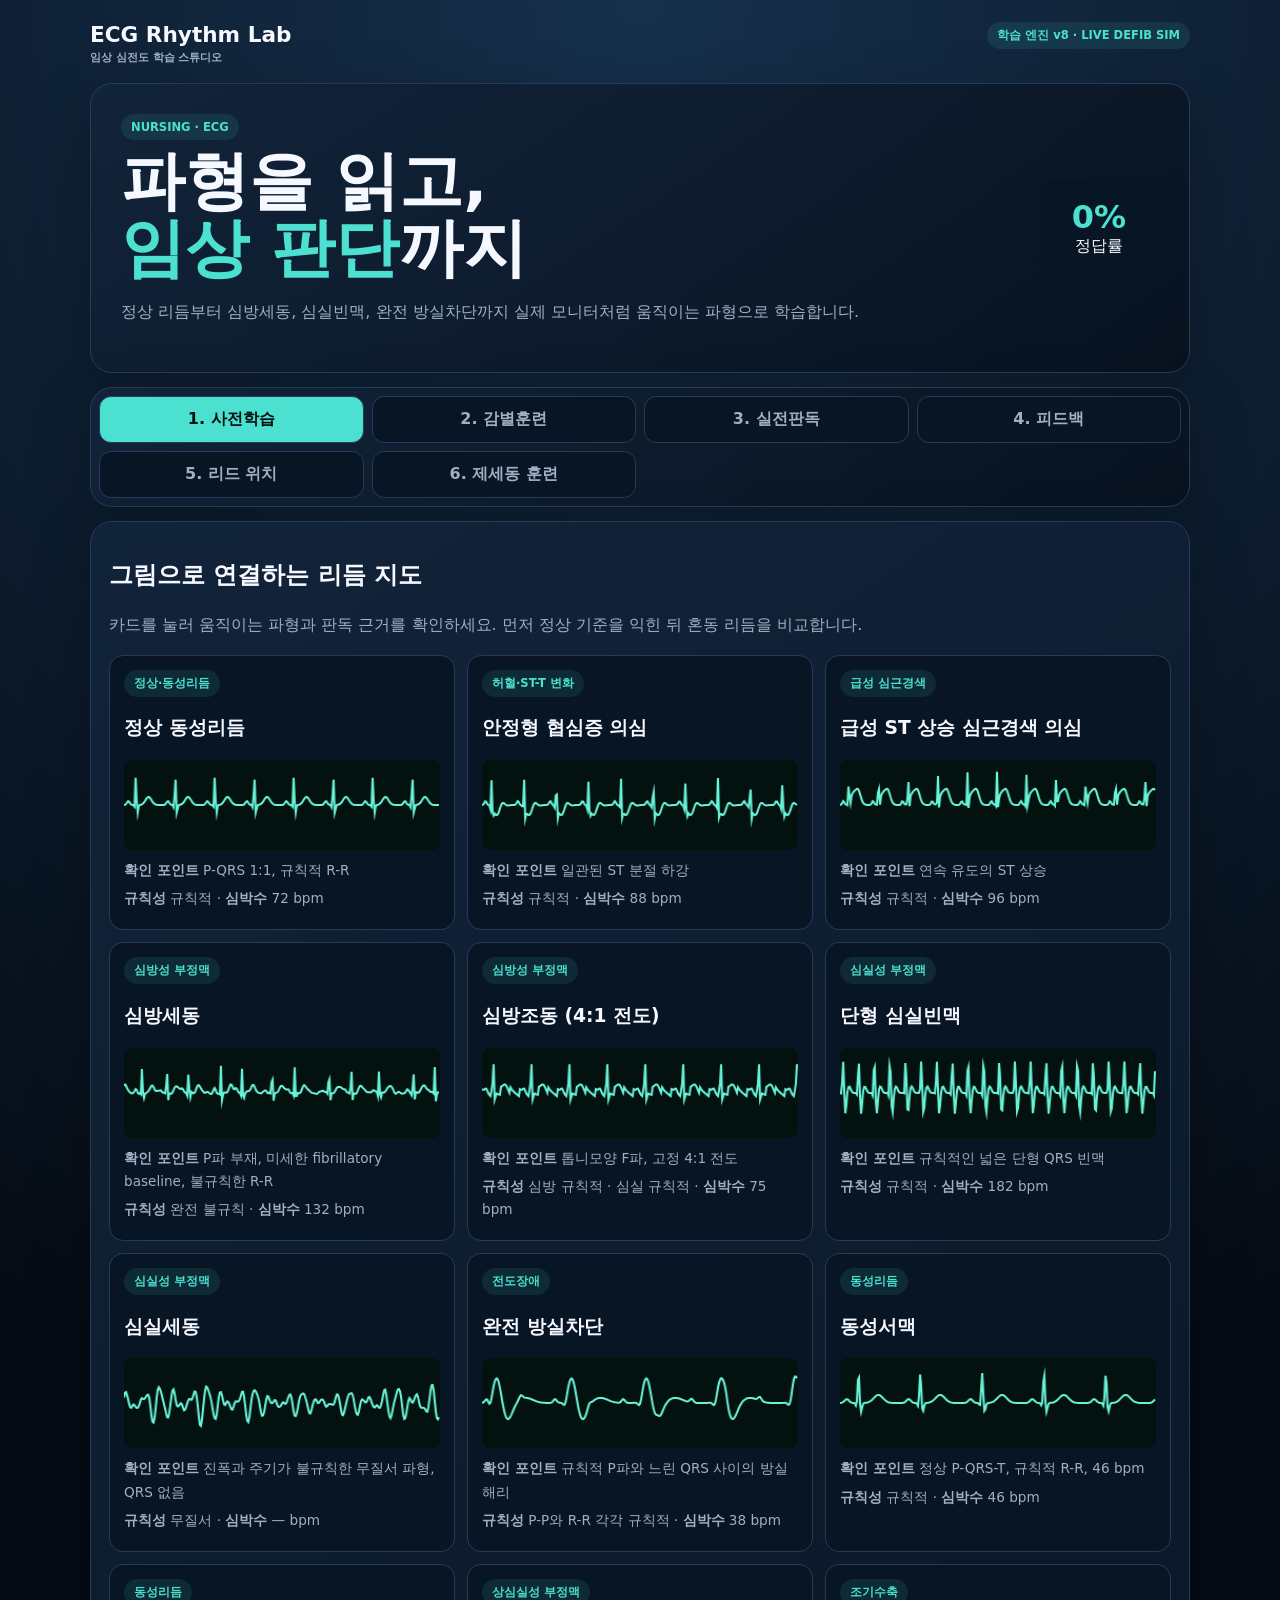
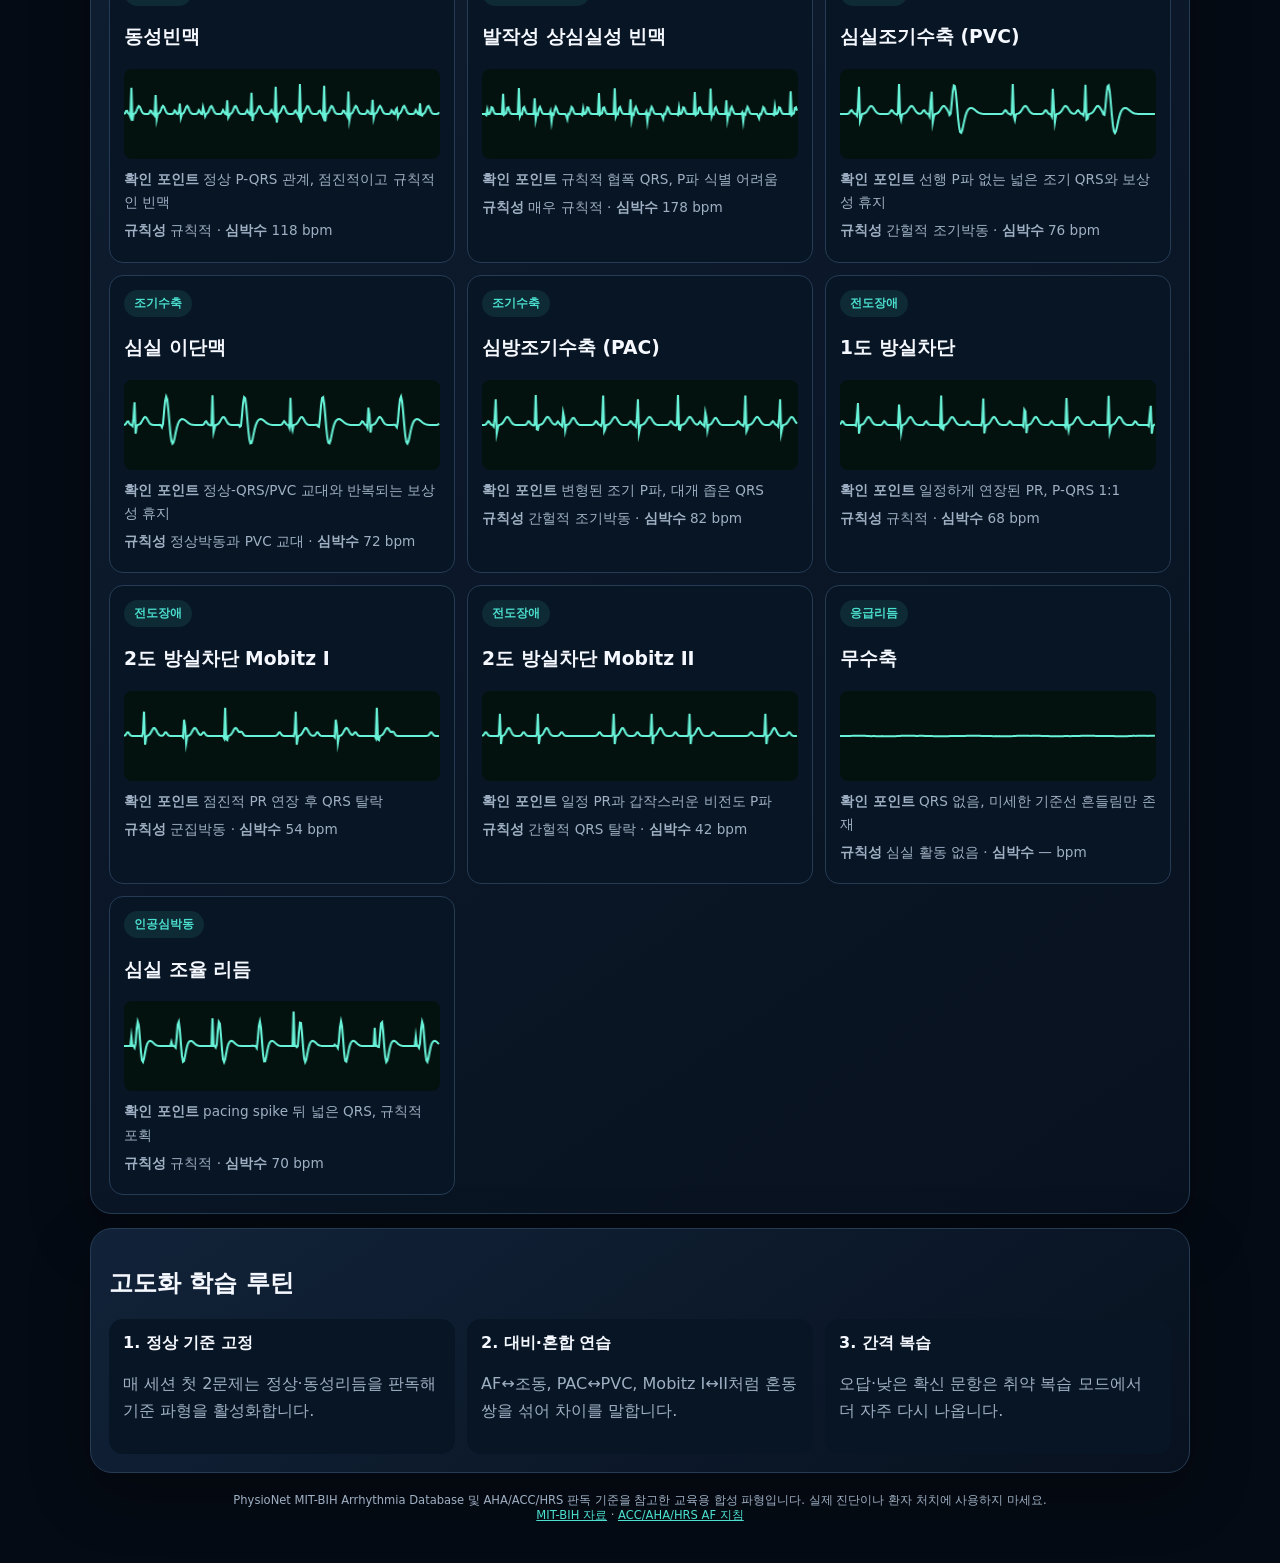
<file: index.html>
<!doctype html>
<html lang="ko">
<head>
  <meta charset="utf-8">
  <meta name="viewport" content="width=device-width,initial-scale=1">
  <meta http-equiv="Cache-Control" content="no-cache, no-store, must-revalidate">
  <meta http-equiv="Pragma" content="no-cache">
  <meta http-equiv="Expires" content="0">
  <meta http-equiv="refresh" content="0; url=./docs/?v=7">
  <title>ECG Rhythm Lab</title>
</head>
<body>
  <p><a href="./docs/?v=7">최신 ECG Rhythm Lab을 여는 중입니다.</a></p>
  <script>
    if ('serviceWorker' in navigator) navigator.serviceWorker.getRegistrations().then(items=>items.forEach(item=>item.unregister()));
    location.replace('./docs/?v=7');
  </script>
</body>
</html>
</file>
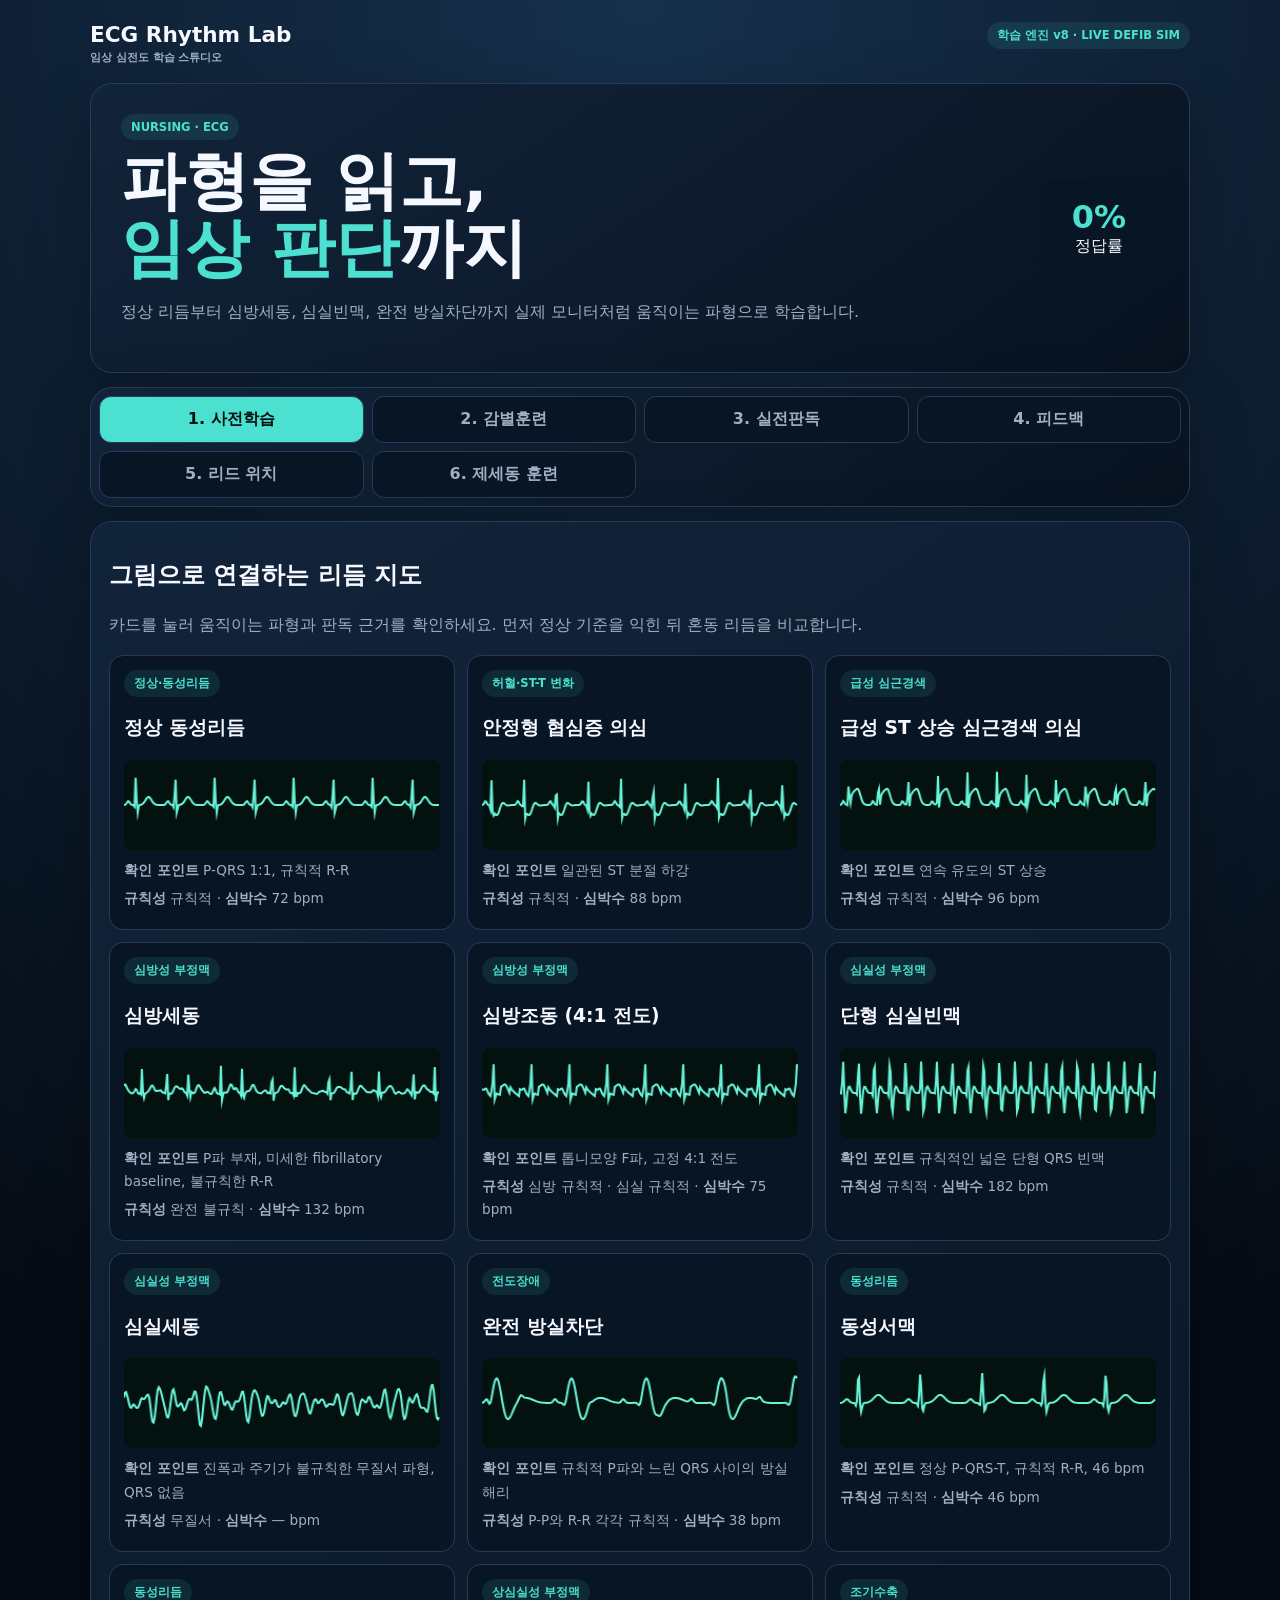
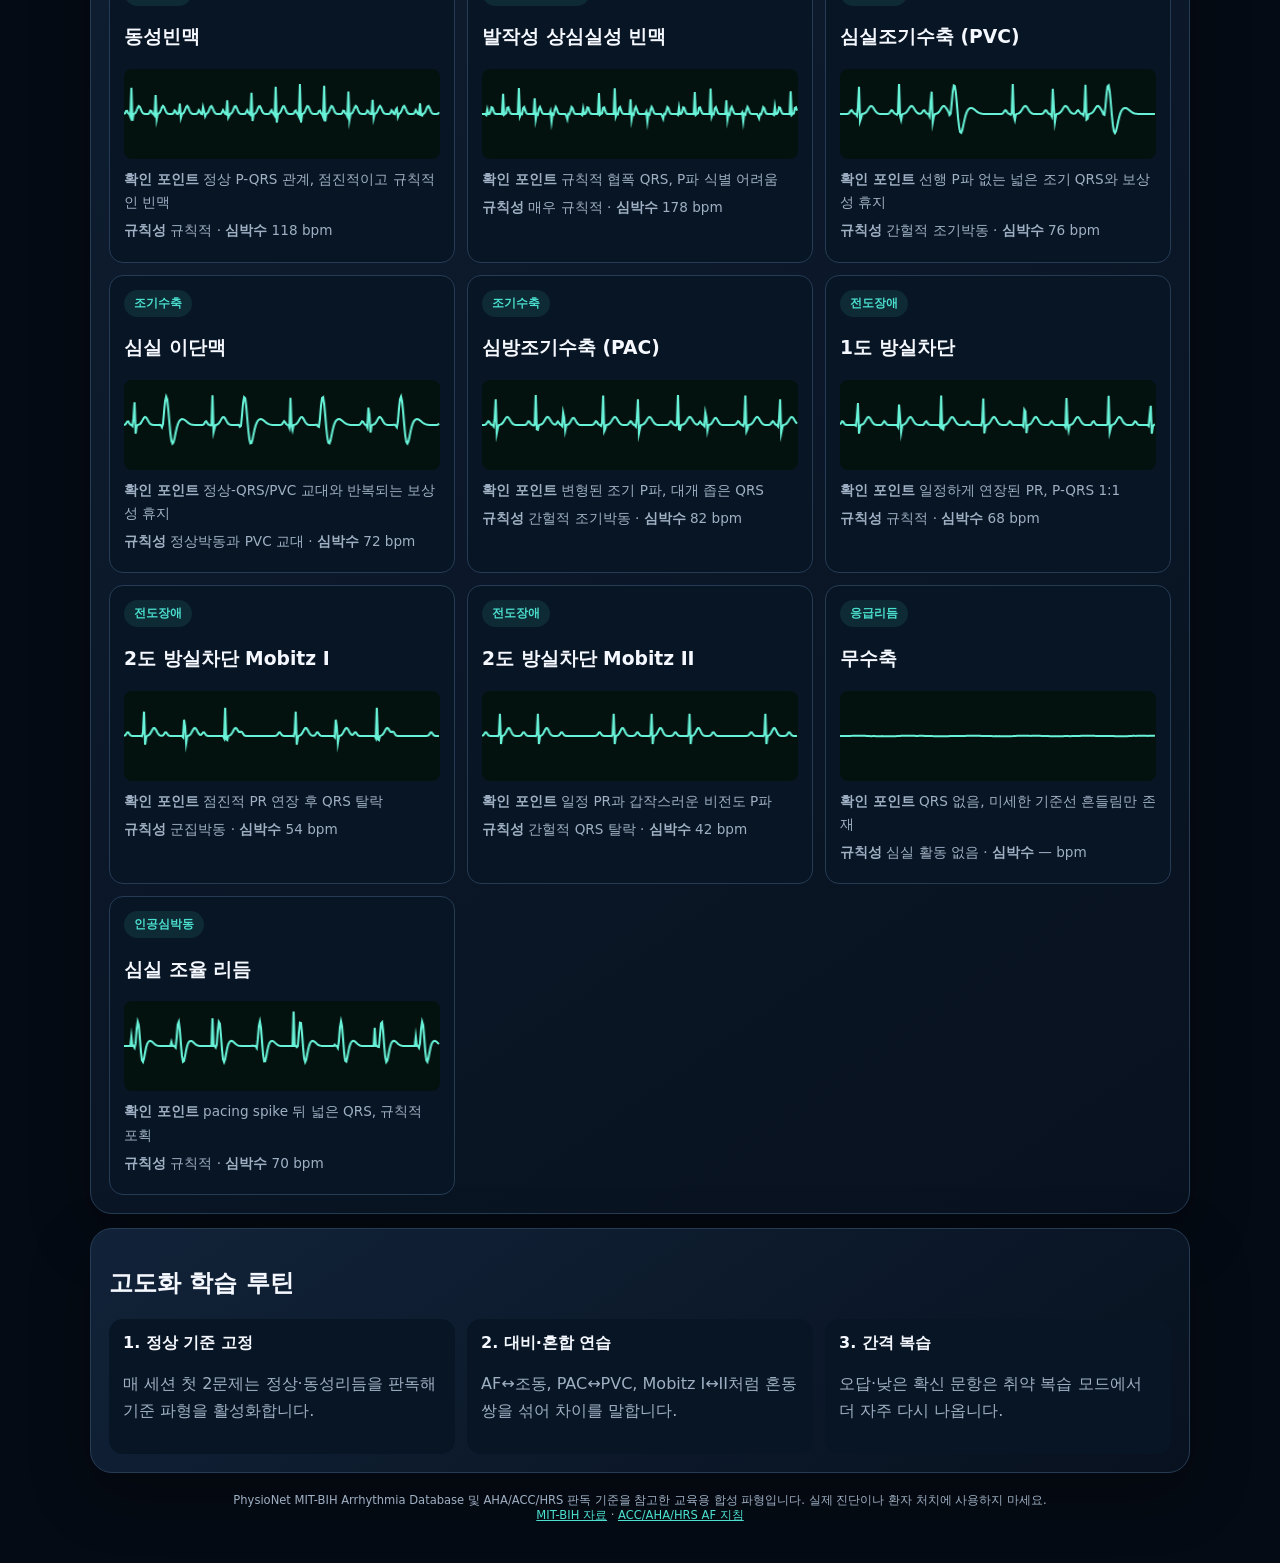
<file: docs/index.html>
<!doctype html>
<html lang="ko">
<head>
  <meta charset="utf-8">
  <meta name="viewport" content="width=device-width,initial-scale=1">
  <meta name="theme-color" content="#07111f">
  <meta http-equiv="Cache-Control" content="no-cache, no-store, must-revalidate">
  <meta http-equiv="Pragma" content="no-cache">
  <meta http-equiv="Expires" content="0">
  <title>ECG Rhythm Lab</title>
  <style>
    :root{--bg:#050b14;--panel:#102033;--line:#263c55;--text:#f5f8ff;--muted:#9fb0c4;--mint:#4be0cf;--red:#ff748d}
    *{box-sizing:border-box}body{margin:0;background:radial-gradient(circle at top,#16304c,#050b14 45%);color:var(--text);font-family:system-ui,-apple-system,"Segoe UI",sans-serif}.wrap{width:min(1100px,calc(100% - 24px));margin:auto;padding:22px 0 40px}.top,.head{display:flex;justify-content:space-between;align-items:flex-start;gap:12px}.brand{font-size:1.35rem;font-weight:900}.brand small{display:block;color:var(--muted);font-size:.68rem;margin-top:4px}.card{background:linear-gradient(145deg,rgba(18,36,58,.96),rgba(8,18,31,.96));border:1px solid var(--line);border-radius:22px;box-shadow:0 22px 60px rgba(0,0,0,.25)}.hero{margin-top:18px;padding:30px;display:flex;justify-content:space-between;gap:20px;align-items:center}.hero h1{font-size:clamp(2rem,5vw,4rem);line-height:1.05;margin:8px 0}.hero em{font-style:normal;color:var(--mint)}.hero p{color:var(--muted);line-height:1.7}.score{min-width:120px;text-align:center;padding:20px;border-radius:18px;background:#081524}.score strong{display:block;font-size:2rem;color:var(--mint)}.stage-nav{display:grid;grid-template-columns:repeat(4,1fr);gap:8px;margin-top:14px;padding:8px}.stage-nav button{background:#081524;color:var(--muted);border:1px solid var(--line)}.stage-nav button.active{background:var(--mint);color:#04120f}.stage-panel{display:none;margin-top:14px}.stage-panel.show{display:block}.controls{margin-top:14px;padding:14px;display:grid;grid-template-columns:repeat(4,minmax(130px,1fr)) auto;gap:10px}select,button,input{font:inherit;border-radius:12px;padding:12px}select,input{background:#081524;color:var(--text);border:1px solid var(--line)}button{border:0;background:var(--mint);font-weight:900;cursor:pointer}.grid{display:grid;grid-template-columns:1.45fr .75fr;gap:14px;margin-top:14px}.monitor,.quiz,.explain,.learning,.prelearn,.feedback-panel{padding:18px}.tag{display:inline-block;padding:6px 10px;border-radius:999px;background:rgba(75,224,207,.1);color:var(--mint);font-size:.72rem;font-weight:800}.meta{display:flex;gap:14px;flex-wrap:wrap;color:var(--muted);font-size:.75rem;margin-top:10px}.hr{color:var(--mint);font-size:2rem;font-weight:900}.screen{position:relative;margin-top:14px;height:280px;background:#04120f;border-radius:15px;overflow:hidden;border:1px solid rgba(75,224,207,.18)}canvas{display:block;width:100%;height:100%}.sweep{position:absolute;top:0;bottom:0;width:56px;pointer-events:none;background:linear-gradient(90deg,transparent,rgba(104,243,216,.08),rgba(104,243,216,.24));transform:translateX(-100%)}.question{font-size:1.25rem;line-height:1.45}.opts{display:grid;gap:9px}.opt{background:#081524;color:var(--text);border:1px solid var(--line);text-align:left}.opt.correct{border-color:var(--mint);background:rgba(75,224,207,.1)}.opt.wrong{border-color:var(--red);background:rgba(255,116,141,.1)}.feedback{margin-top:12px;color:var(--muted)}details{margin:10px 0;padding:10px;border:1px solid var(--line);border-radius:12px;color:var(--muted)}summary{cursor:pointer;color:var(--mint);font-weight:800}.confidence{display:none;gap:6px;margin-top:12px}.confidence.show{display:grid;grid-template-columns:repeat(3,1fr)}.confidence button{padding:8px;background:#172b40;color:var(--text)}.exam-entry{display:none;gap:8px}.exam-entry.show{display:grid}.rhythm-cards{display:grid;grid-template-columns:repeat(3,1fr);gap:12px}.rhythm-card{padding:14px;background:#081524;border:1px solid var(--line);border-radius:14px;cursor:pointer}.rhythm-card:hover{border-color:var(--mint)}.rhythm-card canvas{height:90px;background:#04120f;border-radius:8px;margin:9px 0}.rhythm-card p{margin:5px 0;color:var(--muted);font-size:.85rem}.feedback-list{display:grid;gap:8px}.feedback-row{display:grid;grid-template-columns:1fr 2fr auto;gap:10px;padding:10px;background:#081524;border-radius:10px}.bar{height:8px;background:#263c55;border-radius:9px;overflow:hidden}.bar i{display:block;height:100%;background:var(--mint)}.explain{margin-top:14px;display:none}.explain.show{display:block}.explain p,.learning p,.learning li,.prelearn p{color:var(--muted);line-height:1.7}.learning{margin-top:14px}.learning-grid{display:grid;grid-template-columns:repeat(3,1fr);gap:12px}.learning-grid div{padding:14px;background:#081524;border-radius:14px}.foot{color:var(--muted);font-size:.72rem;text-align:center;margin-top:20px}@media(max-width:900px){.controls{grid-template-columns:1fr 1fr}.controls button{grid-column:1/-1}.rhythm-cards{grid-template-columns:1fr 1fr}}@media(max-width:760px){.hero{display:grid}.score{width:100%}.stage-nav,.controls,.grid,.learning-grid,.rhythm-cards{grid-template-columns:1fr}.controls button{grid-column:auto}.screen{height:210px}.head{align-items:flex-start}}
  </style>
  <style>
    .lab-layout{display:grid;grid-template-columns:1fr 1fr;gap:16px}.body-map{position:relative;aspect-ratio:1;background:#07131f;border-radius:18px;overflow:hidden;isolation:isolate;transition:aspect-ratio .35s ease}.body-map.mode-12{aspect-ratio:1.257}.body-photo{position:absolute;inset:0;width:100%;height:100%;object-fit:cover;z-index:0;transition:opacity .35s ease,transform .6s ease}.body-map.mode-12 .body-photo{object-fit:contain}.body-map::after{content:"";position:absolute;inset:0;z-index:1;pointer-events:none;background:linear-gradient(90deg,transparent 0%,rgba(104,243,216,.2) 48%,transparent 55%);width:22%;transform:translateX(-140%);animation:bodyScan 4.8s ease-in-out infinite}.lead-overlay{position:absolute;inset:0;width:100%;height:100%;z-index:2}.electrode{cursor:pointer;stroke:#fff;stroke-width:3;filter:drop-shadow(0 0 7px rgba(75,224,207,.9));opacity:0;transform-box:fill-box;transform-origin:center;animation:electrodeIn .55s cubic-bezier(.2,.9,.3,1.35) forwards}.electrode.active{stroke:#ffe679;stroke-width:7;animation:electrodePulse 1s ease-in-out infinite}.electrode-label{pointer-events:none;fill:#04120f;font-size:22px;font-weight:900;opacity:0;animation:labelIn .35s ease forwards}.anatomy-guide{fill:none;stroke:rgba(255,230,121,.78);stroke-width:3;stroke-dasharray:10 10}.anatomy-guide.sternum{stroke:rgba(255,255,255,.58);stroke-dasharray:6 9}.side-label{fill:#fff;font-size:24px;font-weight:900;paint-order:stroke;stroke:#07131f;stroke-width:7px}#electrodes g:nth-child(1) .electrode,#electrodes g:nth-child(1) .electrode-label{animation-delay:.08s}#electrodes g:nth-child(2) .electrode,#electrodes g:nth-child(2) .electrode-label{animation-delay:.18s}#electrodes g:nth-child(3) .electrode,#electrodes g:nth-child(3) .electrode-label{animation-delay:.28s}#electrodes g:nth-child(4) .electrode,#electrodes g:nth-child(4) .electrode-label{animation-delay:.38s}#electrodes g:nth-child(n+5) .electrode,#electrodes g:nth-child(n+5) .electrode-label{animation-delay:.48s}.lead-ray{stroke:#68f3d8;stroke-width:5;stroke-dasharray:18 13;opacity:.65;animation:flow 1.1s linear infinite}.lead-ray.chest-path{stroke:#ffe679;stroke-width:4;opacity:.85}.lead-ray.active{stroke:#ffe679;stroke-width:8;opacity:1;filter:drop-shadow(0 0 8px #ffe679)}@keyframes flow{to{stroke-dashoffset:-62}}@keyframes bodyScan{0%,12%{transform:translateX(-140%)}65%,100%{transform:translateX(620%)}}@keyframes electrodeIn{from{opacity:0;transform:scale(.25)}to{opacity:1;transform:scale(1)}}@keyframes labelIn{to{opacity:1}}@keyframes electrodePulse{0%,100%{opacity:1;transform:scale(1)}50%{opacity:.82;transform:scale(1.25)}}.lead-info{padding:18px}.lead-info h3{color:var(--mint)}.lead-buttons,.defib-controls{display:flex;gap:8px;flex-wrap:wrap}.lead-buttons button,.defib-controls button{background:#172b40;color:var(--text)}.lead-buttons button.active,.lead-buttons button[aria-pressed="true"]{background:var(--mint);color:#04120f}.defib-device{background:#17202a;border:8px solid #303b47;border-radius:22px;padding:16px;box-shadow:inset 0 0 0 2px #05080b}.defib-screen{height:220px;background:#020c08;border:2px solid #384a42;border-radius:10px}.defib-screen canvas{width:100%;height:100%}.defib-status{font-family:ui-monospace,monospace;color:#ffe679;background:#050b0f;padding:12px;margin:10px 0;border-radius:8px;min-height:48px}.defib-step{padding:10px;border-left:4px solid var(--line);margin:7px 0;color:var(--muted)}.defib-step.done{border-color:var(--mint);color:var(--text)}.danger{background:#d73a52!important;color:white!important}.clinical-note{border:1px solid #806b28;background:#272311;padding:12px;border-radius:12px;color:#ffe9a8;margin-top:12px}@media(prefers-reduced-motion:reduce){.body-map::after,.electrode,.electrode-label,.lead-ray{animation:none;opacity:1}}@media(max-width:760px){.lab-layout{grid-template-columns:1fr}.body-map{min-height:0}.electrode-label{font-size:26px}.side-label{font-size:28px}}
  </style>
  <style>
    .defib-sim{display:grid;gap:14px}.scenario-bar{display:grid;grid-template-columns:1fr auto auto;gap:8px}.scenario-bar button{background:#172b40;color:var(--text)}.defib-sim-grid{display:grid;grid-template-columns:1.02fr .98fr;gap:14px}.patient-scene,.device-visual{position:relative;border-radius:18px;overflow:hidden;background:#030a12;border:1px solid var(--line)}.patient-scene{aspect-ratio:1.5}.patient-scene>img,.device-visual>img{width:100%;height:100%;object-fit:cover;display:block}.patient-scene::after{content:"패드를 끌어 점선 위치에 부착";position:absolute;left:12px;top:12px;padding:7px 10px;border-radius:9px;background:rgba(3,10,18,.82);color:#fff;font-weight:800;font-size:.75rem}.pad-target{position:absolute;width:17%;aspect-ratio:.78;border:3px dashed rgba(255,230,121,.8);border-radius:14px;transform:rotate(-12deg);display:grid;place-items:center;color:#ffe679;font-size:.68rem;font-weight:900;animation:targetPulse 1.5s ease-in-out infinite}.pad-target.sternal{left:54%;top:29%}.pad-target.apical{left:30%;top:48%;transform:rotate(16deg)}.pad-token{position:absolute;width:15%;aspect-ratio:.78;border:3px solid #fff;border-radius:13px;background:linear-gradient(145deg,#ffe679,#f3a63b);box-shadow:0 7px 20px rgba(0,0,0,.45);display:grid;place-items:center;color:#271800;font-size:.65rem;font-weight:1000;cursor:grab;touch-action:none;z-index:4;user-select:none}.pad-token[data-pad="sternal"]{left:4%;top:75%}.pad-token[data-pad="apical"]{left:81%;top:75%}.pad-token.dragging{cursor:grabbing;transform:scale(1.08);filter:drop-shadow(0 0 12px #ffe679)}.pad-token.placed{border-color:#68f3d8;box-shadow:0 0 18px rgba(104,243,216,.8)}.pad-cable{position:absolute;inset:0;width:100%;height:100%;pointer-events:none;z-index:3}.pad-cable path{fill:none;stroke:#f7ad48;stroke-width:2;stroke-dasharray:7 5;animation:flowCable 1s linear infinite}.device-visual{aspect-ratio:1.5}.device-monitor-overlay{position:absolute;left:24.4%;top:22.3%;width:33.5%;height:31.5%;background:#020c08;border-radius:5%;overflow:hidden;box-shadow:0 0 18px rgba(104,243,216,.25)}.device-monitor-overlay canvas{width:100%;height:100%}.monitor-caption{position:absolute;left:5px;right:5px;top:3px;display:flex;justify-content:space-between;z-index:2;color:#ffe679;font:900 clamp(.46rem,1vw,.7rem)/1 ui-monospace,monospace;text-shadow:0 1px 3px #000}.energy-readout{position:absolute;right:22%;top:32%;width:15%;text-align:center;padding:8px 3px;border-radius:8px;background:rgba(2,12,8,.9);color:#ffe679;font:900 clamp(.7rem,1.7vw,1.1rem)/1 ui-monospace,monospace}.charge-meter{position:absolute;right:20%;top:47%;width:19%;height:9px;border-radius:9px;background:#111;overflow:hidden}.charge-meter i{display:block;width:0;height:100%;background:linear-gradient(90deg,#68f3d8,#ffe679,#ff748d);transition:width 1.2s linear}.charge-meter.charging i,.charge-meter.ready i{width:100%}.device-visual.shocking{animation:shockFlash .45s ease}.mode-buttons{display:grid;grid-template-columns:1fr 1fr;gap:8px}.mode-buttons button{background:#172b40;color:var(--text);border:1px solid var(--line)}.mode-buttons button.active{background:#ffe679;color:#251900}.defib-controls.v8{display:grid;grid-template-columns:repeat(4,1fr);gap:8px}.defib-controls.v8 button{min-height:52px}.defib-status.ok{color:#68f3d8}.defib-status.error{color:#ff748d}.defib-status.warn{color:#ffe679}.defib-score{display:flex;justify-content:space-between;gap:10px;flex-wrap:wrap;color:var(--muted);font-size:.85rem}.defib-progress{height:10px;border-radius:8px;background:#16283a;overflow:hidden}.defib-progress i{display:block;height:100%;width:0;background:#68f3d8;transition:width .35s}.defib-steps{display:grid;grid-template-columns:1fr 1fr;gap:7px}.defib-step.error{border-color:#ff748d;color:#ffb3c0}.cpr-clock{font:900 1.4rem ui-monospace,monospace;color:#68f3d8}.source-note a{color:#68f3d8}@keyframes targetPulse{50%{border-color:#68f3d8;box-shadow:0 0 18px rgba(104,243,216,.35)}}@keyframes flowCable{to{stroke-dashoffset:-24}}@keyframes shockFlash{0%,100%{filter:none}35%{filter:brightness(2.8) saturate(.5)}}@media(max-width:900px){.defib-sim-grid{grid-template-columns:1fr}.defib-controls.v8{grid-template-columns:1fr 1fr}}@media(max-width:600px){.scenario-bar{grid-template-columns:1fr}.defib-controls.v8,.defib-steps{grid-template-columns:1fr}.patient-scene,.device-visual{aspect-ratio:1.35}}
  </style>
  <style>
    .body-map.mode-12{aspect-ratio:1}.body-map.mode-12 .body-photo{object-fit:cover}.electrode{fill:var(--pad,#4be0cf);stroke:var(--ring,#fff)}.standard-buttons{display:flex;gap:6px;margin-left:auto}.standard-buttons button{padding:9px 11px}.standard-buttons button.active{background:#ffe679;color:#251900}.lead-color-legend{display:grid;grid-template-columns:repeat(5,minmax(70px,1fr));gap:6px;margin:10px 0}.color-key{display:flex;align-items:center;gap:6px;padding:7px;border-radius:9px;background:#081524;font-size:.7rem}.color-dot{width:17px;height:17px;border-radius:50%;background:var(--dot);border:3px solid var(--ring,#fff);box-shadow:0 0 5px rgba(255,255,255,.35)}@media(max-width:760px){.standard-buttons{margin-left:0}.lead-color-legend{grid-template-columns:repeat(2,1fr)}}
  </style>
</head>
<body>
<main class="wrap">
  <div class="top"><div class="brand">ECG Rhythm Lab<small>임상 심전도 학습 스튜디오</small></div><div class="tag">학습 엔진 v8 · LIVE DEFIB SIM</div></div>
  <section class="hero card"><div><span class="tag">NURSING · ECG</span><h1>파형을 읽고,<br><em>임상 판단</em>까지</h1><p>정상 리듬부터 심방세동, 심실빈맥, 완전 방실차단까지 실제 모니터처럼 움직이는 파형으로 학습합니다.</p></div><div class="score"><strong id="pct">0%</strong><span>정답률</span></div></section>
  <nav class="stage-nav card"><button data-stage="learn" class="active">1. 사전학습</button><button data-stage="train">2. 감별훈련</button><button data-stage="exam">3. 실전판독</button><button data-stage="review">4. 피드백</button><button data-stage="leads">5. 리드 위치</button><button data-stage="defib">6. 제세동 훈련</button></nav>
  <section id="learnPanel" class="stage-panel show prelearn card"><h2>그림으로 연결하는 리듬 지도</h2><p>카드를 눌러 움직이는 파형과 판독 근거를 확인하세요. 먼저 정상 기준을 익힌 뒤 혼동 리듬을 비교합니다.</p><div id="rhythmCards" class="rhythm-cards"></div></section>
  <section id="practicePanel" class="stage-panel"><section class="controls card"><select id="cat"><option>전체</option></select><select id="level"><option value="all">전체 난이도</option><option value="basic">기초</option><option value="advanced">심화</option></select><select id="source"><option value="real">실제 기록 우선</option><option value="synthetic">합성 특징 비교</option></select><select id="mode"><option value="mixed">혼합 훈련</option><option value="weak">취약 리듬 복습</option><option value="guided">기초 순차학습</option></select><button id="next">다음 문제</button></section>
  <section class="grid"><article class="monitor card"><div class="head"><div><span id="tag" class="tag">진단 비공개</span><h2 id="title">리듬 감별 훈련</h2><div class="meta"><span id="regularity"></span><span>Lead II</span><span>25 mm/s</span><span id="sourceTag"></span></div></div><div><span class="hr" id="hr">--</span> bpm</div></div><div class="screen"><canvas id="ecg" aria-label="움직이는 심전도 파형"></canvas><div id="sweep" class="sweep"></div></div></article><aside class="quiz card"><div class="tag">QUESTION</div><details><summary>6단계 판독 체크리스트</summary>① 심박수 ② 규칙성 ③ P파 ④ PR 간격 ⑤ QRS 폭 ⑥ ST-T 변화를 먼저 말한 뒤 진단하세요.</details><h2 id="q" class="question"></h2><div id="opts" class="opts"></div><div id="examEntry" class="exam-entry"><input id="examAnswer" placeholder="진단명을 직접 입력하세요"><button id="examSubmit">판독 제출</button></div><div id="fb" class="feedback"></div><div id="confidence" class="confidence"><button data-c="1">찍었음</button><button data-c="2">애매함</button><button data-c="3">확실함</button></div></aside></section></section>
  <section id="reviewPanel" class="stage-panel feedback-panel card"><h2>나의 리듬별 피드백</h2><p>정답률과 확신도를 함께 봅니다. 낮은 항목은 취약 리듬 복습에서 우선 출제됩니다.</p><div id="feedbackList" class="feedback-list"></div></section>
  <section id="leadsPanel" class="stage-panel card prelearn"><h2>3-lead · 12-lead 신체 연결 실습</h2><p>전극은 몸에 붙이는 센서이고, lead는 두 전위 사이 또는 심장을 바라보는 전기적 관점입니다. 자동 안내를 보거나 전극을 직접 눌러 위치와 관찰 영역을 연결해 보세요.</p><div class="lead-buttons"><button data-leadmode="3" class="active">3-lead 모니터링</button><button data-leadmode="12">표준 12-lead</button><button id="leadTour" aria-pressed="true">⏸ 자동 안내</button><span class="standard-buttons"><button data-colorstandard="AHA" class="active">AHA 색상</button><button data-colorstandard="IEC">IEC 색상</button></span></div><div id="leadColorLegend" class="lead-color-legend"></div><div class="lab-layout"><div id="bodyMap" class="body-map"><img id="bodyPhoto" class="body-photo" src="assets/ecg-landmark-mannequin-v2.png" alt="흉골과 늑간 기준선이 표시된 ECG 전극 위치 훈련 마네킹"><svg class="lead-overlay" viewBox="0 0 1000 1000" role="img" aria-label="의료 시뮬레이터 위에 표시된 ECG 전극 위치"><g id="landmarks"></g><g id="leadRays"></g><g id="electrodes"></g></svg></div><div class="lead-info"><span id="leadModeBadge" class="tag">3-lead · AHA</span><h3 id="leadName">자동 위치 안내</h3><p id="leadPlacement">RA·LA·LL 전극으로 Einthoven 삼각형을 형성합니다.</p><p id="leadView">Lead II는 우측 상지에서 좌측 하지 방향으로 심장의 하벽 방향 전기활동을 관찰합니다.</p><h3>12-lead 흉부 위치 기억법</h3><p>V1·V2: 제4늑간 흉골연 → V4: 제5늑간 쇄골중앙선 → V3: V2와 V4 사이 → V5·V6: V4와 같은 수평선.</p><div class="clinical-note">화면의 좌우는 <b>환자 기준</b>입니다. AHA와 IEC는 같은 위치에 서로 다른 색상·기호를 사용합니다. 반드시 장비 케이블 표기와 기관 표준을 확인하세요.</div></div></div></section>
  <section id="defibPanel" class="stage-panel card prelearn"><h2>수동 제세동기 LIVE 시뮬레이션</h2><p>환자 평가부터 패드 부착, 리듬 판독, 비동기 제세동 또는 동기화 심율동전환, 충격 후 행동까지 실제 순서로 수행하세요.</p><div class="defib-sim"><div class="scenario-bar"><select id="defibScenario"><option value="vf">심정지 · 무맥박 VF</option><option value="pvt">심정지 · 무맥박 단형 VT</option><option value="pea">심정지 · PEA</option><option value="asystole">심정지 · 무수축</option><option value="unstablePulse">맥박 있음 · 불안정 단형 VT</option></select><button id="randomScenario">🎲 무작위 실전</button><button id="resetDefib">↻ 처음부터</button></div><div class="defib-score"><span id="caseBrief">상황: 무반응, 비정상 호흡, 경동맥 맥박 없음</span><span>수행 <b id="defibPoints">0</b>점 · 오류 <b id="defibErrors">0</b>회 · <span id="defibTimer">00:00</span></span></div><div class="defib-progress"><i id="defibProgressBar"></i></div><div class="defib-sim-grid"><div><div id="patientScene" class="patient-scene"><img src="assets/defib-patient-mannequin-v1.png" alt="제세동 패드 부착 훈련용 환자 마네킹"><svg class="pad-cable" viewBox="0 0 100 100" preserveAspectRatio="none"><path d="M8 90 Q30 65 55 45 M92 90 Q70 65 40 60"/></svg><div class="pad-target sternal" data-target="sternal">STERNAL</div><div class="pad-target apical" data-target="apical">APICAL</div><div class="pad-token" data-pad="sternal">PAD 1</div><div class="pad-token" data-pad="apical">PAD 2</div></div><p class="clinical-note">전극 패드를 점선 위치로 직접 끌어 놓으세요. 우측 상흉부와 좌측 외측 흉부의 전후 방향으로 전류가 통과하도록 배치합니다.</p></div><div><div id="deviceVisual" class="device-visual"><img src="assets/manual-defibrillator-v1.png" alt="수동 제세동기 훈련 장비"><div class="device-monitor-overlay"><div class="monitor-caption"><span id="defibRhythmLabel">VF</span><span id="defibRate">— bpm</span></div><canvas id="defibCanvas"></canvas></div><div id="energyReadout" class="energy-readout">— J</div><div id="chargeMeter" class="charge-meter"><i></i></div></div><div id="defibStatus" class="defib-status warn">환자 상태 확인부터 시작하세요.</div><div class="mode-buttons"><button data-shockmode="async">⚡ DEFIB 비동기</button><button data-shockmode="sync">SYNC 동기화</button></div><select id="energy"><option value="">에너지 선택</option><option value="120">120 J</option><option value="150">150 J</option><option value="200">200 J</option><option value="max">제조사 권장값 불명 · 최대 설정</option></select></div></div><div class="defib-controls v8"><button id="assess">1 환자 평가</button><button id="analyze">2 리듬 판독</button><button id="charge">3 CHARGE</button><button id="clear">4 CLEAR 확인</button><button id="shock" class="danger">5 SHOCK</button><button id="cpr">6 CPR/재평가</button><button id="rhythmCheck">7 2분 후 리듬 확인</button><button id="nextDefibCase">다음 사례</button></div><div><h3>실무 수행 체크리스트</h3><div class="defib-steps"><div id="dstep1" class="defib-step">① 반응·호흡·맥박을 10초 이내 확인</div><div id="dstep2" class="defib-step">② CPR 중단을 최소화하며 패드 부착</div><div id="dstep3" class="defib-step">③ VF/pVT·PEA·무수축·맥박 빈맥 감별</div><div id="dstep4" class="defib-step">④ 비동기 DEFIB 또는 SYNC 모드 선택</div><div id="dstep5" class="defib-step">⑤ 장비 권장 에너지 설정 후 충전</div><div id="dstep6" class="defib-step">⑥ 사람·산소·침상 접촉을 눈으로 CLEAR</div><div id="dstep7" class="defib-step">⑦ 적응증일 때만 충격 시행</div><div id="dstep8" class="defib-step">⑧ 즉시 CPR 또는 맥박·리듬 재평가 <span id="cprClock" class="cpr-clock"></span></div></div></div><div class="clinical-note source-note"><b>교육용:</b> 실제 장비 조작 교육과 기관 프로토콜을 대체하지 않습니다. 2025 AHA 알고리즘에 따라 VF/pVT는 제세동 후 즉시 2분 CPR, PEA/무수축은 충격 없이 CPR, 불안정 맥박 빈맥은 가능한 경우 진정 후 동기화 심율동전환을 연습합니다. <a href="https://cpr.heart.org/en/resuscitation-science/cpr-and-ecc-guidelines/algorithms/" target="_blank" rel="noreferrer">공식 알고리즘</a></div></div></section>
  <section id="exp" class="explain card"><h2>판독 근거와 우선 간호</h2><p id="desc"></p><p><b>핵심 소견:</b> <span id="finding"></span></p><p><b>우선 간호:</b> <span id="action"></span></p></section>
  <section class="learning card"><h2>고도화 학습 루틴</h2><div class="learning-grid"><div><b>1. 정상 기준 고정</b><p>매 세션 첫 2문제는 정상·동성리듬을 판독해 기준 파형을 활성화합니다.</p></div><div><b>2. 대비·혼합 연습</b><p>AF↔조동, PAC↔PVC, Mobitz I↔II처럼 혼동쌍을 섞어 차이를 말합니다.</p></div><div><b>3. 간격 복습</b><p>오답·낮은 확신 문항은 취약 복습 모드에서 더 자주 다시 나옵니다.</p></div></div></section>
  <div class="foot">PhysioNet MIT-BIH Arrhythmia Database 및 AHA/ACC/HRS 판독 기준을 참고한 교육용 합성 파형입니다. 실제 진단이나 환자 처치에 사용하지 마세요.<br><a href="https://physionet.org/content/mitdb/1.0.0/" target="_blank" rel="noopener" style="color:var(--mint)">MIT-BIH 자료</a> · <a href="https://www.heart.org/-/media/Files/Professional/Quality-Improvement/Get-With-the-Guidelines/Get-With-The-Guidelines-AFIB/AFib-Month/joglaretal20232023areportofaccahaaccphrsguidelineforthediagnosisandmanagementofatrialfibrillation.pdf" target="_blank" rel="noopener" style="color:var(--mint)">ACC/AHA/HRS AF 지침</a></div>
</main>
<script src="./real-signals.js?v=5"></script>
<script>
const data=[
 {c:'정상·동성리듬',l:'basic',t:'정상 동성리듬',h:72,r:'규칙적',q:'이 파형의 가장 적절한 판독은?',o:['정상 동성리듬','심방세동','심실빈맥','완전 방실차단'],a:0,d:'규칙적인 R-R 간격과 각 QRS 앞의 P파를 확인합니다.',f:'P-QRS 1:1, 규칙적 R-R',n:'증상과 활력징후를 확인하고 관찰합니다.',w:'sinus'},
 {c:'허혈·ST-T 변화',l:'advanced',t:'안정형 협심증 의심',h:88,r:'규칙적',q:'흉통 환자에서 우선 주목할 변화는?',o:['ST 분절 하강','긴 휴지기','톱니모양 F파','방실 해리'],a:0,d:'허혈 시 수평 또는 하향형 ST 하강이 나타날 수 있습니다.',f:'일관된 ST 분절 하강',n:'흉통·활력징후를 사정하고 12유도 ECG 후 즉시 보고합니다.',w:'down'},
 {c:'급성 심근경색',l:'advanced',t:'급성 ST 상승 심근경색 의심',h:96,r:'규칙적',q:'연속 유도의 ST 상승은 무엇을 시사합니까?',o:['급성 심근손상 가능성','정상 변이','심방조동','1도 방실차단'],a:0,d:'증상과 함께 나타난 연속 유도의 ST 상승은 급성 심근경색을 의심하게 합니다.',f:'연속 유도의 ST 상승',n:'응급 대응체계를 활성화하고 재관류 치료를 준비합니다.',w:'up'},
 {c:'심방성 부정맥',l:'basic',t:'심방세동',h:132,r:'완전 불규칙',q:'불규칙한 R-R 간격과 뚜렷한 P파 부재가 보이는 리듬은?',o:['심방세동','동성빈맥','심실세동','Mobitz I'],a:0,d:'심방세동은 조직화된 P파가 없고 심실 반응이 완전히 불규칙합니다.',f:'P파 부재, 미세한 fibrillatory baseline, 불규칙한 R-R',n:'혈역학적 안정성과 맥박 결손을 확인합니다.',w:'af'},
 {c:'심방성 부정맥',l:'advanced',t:'심방조동 (4:1 전도)',h:75,r:'심방 규칙적 · 심실 규칙적',q:'반복적인 톱니모양 F파와 고정 전도비가 보이는 리듬은?',o:['심방조동','심실세동','정상 동성리듬','동성정지'],a:0,d:'약 300회의 규칙적인 F파 중 네 번째마다 QRS가 발생하는 4:1 전도를 표현합니다.',f:'톱니모양 F파, 고정 4:1 전도',n:'심실 반응과 혈역학적 안정성을 확인합니다.',w:'flutter'},
 {c:'심실성 부정맥',l:'advanced',t:'단형 심실빈맥',h:182,r:'규칙적',q:'저혈압을 동반한 넓은 QRS 빈맥에서 우선 확인할 것은?',o:['맥박과 혈역학적 안정성','P파만 확인','정상 리듬 기록','보행 권장'],a:0,d:'심실빈맥은 넓고 규칙적이며 같은 모양의 QRS가 빠르게 반복됩니다.',f:'규칙적인 넓은 단형 QRS 빈맥',n:'맥박 확인, 응급 호출, 동기화 심율동전환을 준비합니다.',w:'vt'},
 {c:'심실성 부정맥',l:'advanced',t:'심실세동',h:0,r:'무질서',q:'맥박이 없고 조직화된 QRS가 없는 경우 우선 처치는?',o:['즉시 CPR과 제세동','보행 격려','24시간 뒤 재평가','경구 수분'],a:0,d:'심실세동은 유효한 심박출이 없는 치명적 리듬입니다.',f:'진폭과 주기가 불규칙한 무질서 파형, QRS 없음',n:'즉시 CPR을 시작하고 제세동을 시행합니다.',w:'vf'},
 {c:'전도장애',l:'advanced',t:'완전 방실차단',h:38,r:'P-P와 R-R 각각 규칙적',q:'P파와 QRS가 서로 독립적으로 진행하는 소견은?',o:['3도 방실차단','정상 동성리듬','심방세동','PVC'],a:0,d:'심방과 심실이 독립적으로 탈분극하며 느린 심실 이탈리듬이 나타납니다.',f:'규칙적 P파와 느린 QRS 사이의 방실해리',n:'저관류 증상을 확인하고 경피적 심박동조율을 준비합니다.',w:'block'},
 {c:'동성리듬',l:'basic',t:'동성서맥',h:46,r:'규칙적',q:'정상 P-QRS 관계를 유지하면서 분당 60회 미만인 리듬은?',o:['동성서맥','접합부빈맥','심방세동','심실조동'],a:0,d:'동방결절에서 시작하지만 속도가 느린 리듬입니다.',f:'정상 P-QRS-T, 규칙적 R-R, 46 bpm',n:'의식·혈압·흉통 등 증상 유무를 우선 확인합니다.',w:'brady'},
 {c:'동성리듬',l:'basic',t:'동성빈맥',h:118,r:'규칙적',q:'모든 QRS 앞에 정상 P파가 있고 심박수가 100회 이상인 리듬은?',o:['동성빈맥','심실빈맥','심방조동','완전 방실차단'],a:0,d:'교감신경 자극이나 생리적 원인으로 동방결절 속도가 빨라진 상태입니다.',f:'정상 P-QRS 관계, 점진적이고 규칙적인 빈맥',n:'발열·통증·저혈량·저산소증 등 원인을 찾아 교정합니다.',w:'tachy'},
 {c:'상심실성 부정맥',l:'advanced',t:'발작성 상심실성 빈맥',h:178,r:'매우 규칙적',q:'갑자기 시작된 좁고 매우 규칙적인 QRS 빈맥의 판독은?',o:['상심실성 빈맥','심방세동','심실세동','동성서맥'],a:0,d:'P파가 QRS에 묻히거나 직후 역행성으로 보일 수 있는 규칙적 협폭 빈맥입니다.',f:'규칙적 협폭 QRS, P파 식별 어려움',n:'안정성을 평가하고 미주신경 자극 및 처방된 아데노신을 준비합니다.',w:'svt'},
 {c:'조기수축',l:'basic',t:'심실조기수축 (PVC)',h:76,r:'간헐적 조기박동',q:'넓고 기괴한 조기 QRS 뒤 완전 보상성 휴지가 나타나는 소견은?',o:['PVC','PAC','정상 동성리듬','1도 방실차단'],a:0,d:'심실의 이소성 초점에서 정상 주기보다 일찍 발생한 박동입니다.',f:'선행 P파 없는 넓은 조기 QRS와 보상성 휴지',n:'빈도·연속성·증상 및 전해질 이상을 확인합니다.',w:'pvc'},
 {c:'조기수축',l:'advanced',t:'심실 이단맥',h:72,r:'정상박동과 PVC 교대',q:'정상 QRS 뒤마다 PVC가 한 번씩 반복되는 배열은?',o:['심실 이단맥','심실 삼단맥','심방조동','동성부정맥'],a:0,d:'정상박동과 PVC가 1:1로 교대하는 심실 이단맥입니다.',f:'정상-QRS/PVC 교대와 반복되는 보상성 휴지',n:'관류·흉통·전해질과 PVC 부담을 평가합니다.',w:'bigeminy'},
 {c:'조기수축',l:'basic',t:'심방조기수축 (PAC)',h:82,r:'간헐적 조기박동',q:'모양이 다른 조기 P파 뒤 좁은 QRS가 나타나는 소견은?',o:['PAC','PVC','심실빈맥','무수축'],a:0,d:'심방 이소성 초점의 조기 탈분극으로 P파 모양과 타이밍이 달라집니다.',f:'변형된 조기 P파, 대개 좁은 QRS',n:'증상과 빈도를 확인하고 유발 요인을 평가합니다.',w:'pac'},
 {c:'전도장애',l:'basic',t:'1도 방실차단',h:68,r:'규칙적',q:'모든 P파가 전도되지만 PR 간격이 0.20초보다 긴 리듬은?',o:['1도 방실차단','Mobitz II','완전 방실차단','심방세동'],a:0,d:'방실 전도가 지연되지만 빠지는 QRS는 없습니다.',f:'일정하게 연장된 PR, P-QRS 1:1',n:'원인 약물과 증상을 확인하며 모니터링합니다.',w:'av1'},
 {c:'전도장애',l:'advanced',t:'2도 방실차단 Mobitz I',h:54,r:'군집박동',q:'PR 간격이 점차 길어진 뒤 QRS가 탈락하는 현상은?',o:['Mobitz I','Mobitz II','3도 방실차단','WPW'],a:0,d:'Wenckebach 주기로 PR이 점진적으로 연장된 뒤 한 박동이 전도되지 않습니다.',f:'점진적 PR 연장 후 QRS 탈락',n:'서맥 증상과 혈역학 상태를 평가합니다.',w:'mobitz1'},
 {c:'전도장애',l:'advanced',t:'2도 방실차단 Mobitz II',h:42,r:'간헐적 QRS 탈락',q:'PR 간격 변화 없이 갑자기 QRS가 탈락하는 고위험 전도장애는?',o:['Mobitz II','Mobitz I','1도 방실차단','동성부정맥'],a:0,d:'전도된 박동의 PR은 일정하지만 일부 P파 뒤 QRS가 발생하지 않습니다.',f:'일정 PR과 갑작스러운 비전도 P파',n:'완전 차단 진행에 대비해 즉시 심박동조율을 준비합니다.',w:'mobitz2'},
 {c:'응급리듬',l:'basic',t:'무수축',h:0,r:'심실 활동 없음',q:'두 유도에서 실제 무수축이 확인되면 가장 먼저 할 처치는?',o:['고품질 CPR 시작','제세동','동기화 심율동전환','미주신경 자극'],a:0,d:'심실 전기활동이 없어 거의 평평한 선으로 보이는 비충격성 리듬입니다.',f:'QRS 없음, 미세한 기준선 흔들림만 존재',n:'전극 연결을 확인하고 고품질 CPR과 가역 원인 교정을 시행합니다.',w:'asystole'},
 {c:'인공심박동',l:'advanced',t:'심실 조율 리듬',h:70,r:'규칙적',q:'각 넓은 QRS 직전의 가느다란 수직 spike는 무엇을 의미합니까?',o:['심박조율 자극','심방조동 F파','전기적 잡음','델타파'],a:0,d:'심실 pacing spike 직후 심실 포획을 나타내는 넓은 QRS가 발생합니다.',f:'pacing spike 뒤 넓은 QRS, 규칙적 포획',n:'전기적·기계적 포획과 환자 맥박을 함께 확인합니다.',w:'paced'}
];
const $=s=>document.querySelector(s), canvas=$('#ecg'), ctx=canvas.getContext('2d');
let cur=null, start=performance.now(), raf=0, guidedIndex=0, stage='learn', answered=false, stats=JSON.parse(localStorage.getItem('ecg-docs-v6')||'{"c":0,"t":0,"byType":{}}');stats.byType=stats.byType||{};
const afPattern=[.18,.70,1.16,1.84,2.29,2.92,3.40,4.12,4.59,5.18,5.90,6.35,7.09,7.60];
[...new Set(data.map(x=>x.c))].forEach(x=>$('#cat').insertAdjacentHTML('beforeend',`<option>${x}</option>`));
function gauss(x,m,s){const z=(x-m)/s;return Math.exp(-.5*z*z)}
function beatShape(p,kind='normal',st=0){
 if(kind==='wide')return -0.32*gauss(p,.11,.025)+1.12*gauss(p,.20,.055)-.74*gauss(p,.34,.065)+.22*gauss(p,.58,.10);
 return .13*gauss(p,.11,.035)-.12*gauss(p,.265,.012)+1.05*gauss(p,.30,.014)-.32*gauss(p,.335,.018)+(st?st*(gauss(p,.43,.09)+gauss(p,.56,.12)):0)+.27*gauss(p,.62,.075);
}
function deterministicNoise(x){return Math.sin(x*12.9898+78.233)*.55+Math.sin(x*31.17+4.2)*.3+Math.sin(x*73.3)*.15}
function qrsOnly(p){return -.12*gauss(p,.28,.012)+1.05*gauss(p,.31,.014)-.32*gauss(p,.345,.018)+.27*gauss(p,.62,.075)}
function sample(type,t){
 if(type==='vf'){const mod=.72+.26*Math.sin(t*1.13)+.12*Math.sin(t*.37);return mod*(.34*Math.sin(t*18.7)+.24*Math.sin(t*25.1+1.4)+.15*Math.sin(t*37.9+.2))+.08*deterministicNoise(t)}
 if(type==='flutter'){const atrial=(t*5)%1;const saw=.13*(1-2*atrial);const cycle=t%0.8;return saw+beatShape(cycle/.8)}
 if(type==='vt'){const cycle=t%(60/182);return beatShape(cycle/(60/182),'wide')}
 if(type==='block'){let y=0;const pp=t%0.72;y+=.13*gauss(pp,.10,.035);const rr=t%1.58;y+=beatShape(rr/1.58,'wide')*.78;return y}
 if(type==='svt'){const d=60/178,p=((t%d)+d)%d/d;return qrsOnly(p)*.88-.08*gauss(p,.50,.025)}
 if(type==='asystole')return .008*Math.sin(t*5.1)+.005*deterministicNoise(t);
 if(type==='paced'){const d=60/70,p=((t%d)+d)%d/d;return 1.18*gauss(p,.175,.004)+beatShape((p-.19)/.78,'wide')*.78}
 if(type==='pvc'){const p=((t%3.25)+3.25)%3.25;let y=0;for(const b of [.15,1.0,1.68]){const z=(p-b)/.82;if(z>=0&&z<1)y+=beatShape(z)}const v=(p-2.23)/.92;if(v>=0&&v<1)y+=beatShape(v,'wide')*.92;return y}
 if(type==='bigeminy'){const p=((t%1.65)+1.65)%1.65;let y=0,z=p/.72;if(z<1)y+=beatShape(z);z=(p-.72)/.88;if(z>=0&&z<1)y+=beatShape(z,'wide')*.9;return y}
 if(type==='pac'){const p=((t%3.0)+3)%3;let y=0;for(const b of [.05,.9,1.53,2.32]){const d=b===1.53?.64:.78,z=(p-b)/d;if(z>=0&&z<1)y+=beatShape(z)*(b===1.53?.9:1)}return y}
 if(type==='av1'){const d=60/68,p=((t%d)+d)%d/d;return .13*gauss(p,.06,.03)+qrsOnly((p-.16)/.84)}
 if(type==='mobitz1'){const p=((t%3.2)+3.2)%3.2;let y=0;for(const b of [0,.8,1.6,2.4])y+=.13*gauss(p,b+.08,.03);for(const [b,delay] of [[0,.20],[.8,.26],[1.6,.32]]){const z=(p-b-delay)/.7;if(z>=0&&z<1)y+=qrsOnly(z)}return y}
 if(type==='mobitz2'){const p=((t%3.2)+3.2)%3.2;let y=0;for(const b of [0,.8,1.6,2.4]){y+=.13*gauss(p,b+.08,.03);if(b!==1.6){const z=(p-b-.18)/.62;if(z>=0&&z<1)y+=qrsOnly(z)}}return y}
 if(type==='af'){
   let y=.026*Math.sin(t*37)+.02*Math.sin(t*53.3+1.1)+.012*deterministicNoise(t);
   const phase=((t%8)+8)%8;for(const b of afPattern){for(const offset of [-8,0]){const p=(phase-(b+offset))/.68;if(p>=0&&p<1)y+=beatShape(p)*.92}}return y;
 }
 const rate=cur?.h||72,cycle=t%(60/rate),p=cycle/(60/rate),st=type==='down'?-.22:type==='up'?.25:0;return beatShape(p,'normal',st);
}
function realSample(type,t){const strip=window.REAL_ECG?.[type];if(!strip)return null;const i=Math.floor((((t%8)+8)%8)*strip.fs)%strip.samples.length;return strip.samples[i]}
function resize(){const dpr=Math.min(devicePixelRatio||1,2),r=canvas.getBoundingClientRect();canvas.width=Math.round(r.width*dpr);canvas.height=Math.round(r.height*dpr);ctx.setTransform(dpr,0,0,dpr,0,0)}
function grid(w,h){ctx.fillStyle='#04120f';ctx.fillRect(0,0,w,h);for(let x=0;x<=w;x+=10){ctx.strokeStyle=x%50===0?'#155b50':'#0d342f';ctx.lineWidth=1;ctx.beginPath();ctx.moveTo(x,0);ctx.lineTo(x,h);ctx.stroke()}for(let y=0;y<=h;y+=10){ctx.strokeStyle=y%50===0?'#155b50':'#0d342f';ctx.beginPath();ctx.moveTo(0,y);ctx.lineTo(w,y);ctx.stroke()}}
function draw(now){const r=canvas.getBoundingClientRect(),w=r.width,h=r.height;if(!w||!h){raf=requestAnimationFrame(draw);return}grid(w,h);const elapsed=(now-start)/1000,windowSec=window.innerWidth<600?5.2:7.5,base=h*.52,amp=Math.min(h*.32,72),useReal=$('#source').value==='real'&&window.REAL_ECG?.[cur?.w];ctx.beginPath();for(let x=0;x<=w;x+=1.5){const t=elapsed-windowSec+(x/w)*windowSec,v=useReal?realSample(cur.w,t):sample(cur?.w||'sinus',t),y=base-v*amp;x?ctx.lineTo(x,y):ctx.moveTo(x,y)}ctx.strokeStyle='#68f3d8';ctx.lineWidth=2.6;ctx.lineJoin='round';ctx.lineCap='round';ctx.shadowColor='rgba(104,243,216,.65)';ctx.shadowBlur=5;ctx.stroke();ctx.shadowBlur=0;$('#sweep').style.transform=`translateX(${((elapsed*115)%(w+70))-70}px)`;raf=requestAnimationFrame(draw)}
function pct(){$('#pct').textContent=stats.t?Math.round(stats.c/stats.t*100)+'%':'0%'}
function choose(pool){if($('#mode').value==='guided')return pool[guidedIndex++%pool.length];if($('#mode').value==='weak'){const weighted=pool.flatMap(x=>{const s=stats.byType[x.w]||{right:0,wrong:0,confidence:1};const weight=Math.max(1,1+s.wrong*2-s.right+Math.max(0,3-(s.confidence||1)));return Array(weight).fill(x)});return weighted[Math.floor(Math.random()*weighted.length)]}return pool[Math.floor(Math.random()*pool.length)]}
function sourceLabel(reveal=false){const strip=window.REAL_ECG?.[cur?.w],using=$('#source').value==='real'&&strip;$('#sourceTag').textContent=using?(reveal?'실제 기록 · '+strip.label:'실제 MIT-BIH 기록 · 판독 후 출처 공개'):'교육용 합성 · 특징 비교'}
function reveal(){answered=true;$('#tag').textContent=cur.c;$('#title').textContent=cur.t;sourceLabel(true);$('#desc').textContent=cur.d;$('#finding').textContent=cur.f;$('#action').textContent=cur.n;$('#confidence').classList.add('show');$('#exp').classList.add('show')}
function next(){const pool=data.filter(x=>($('#cat').value==='전체'||x.c===$('#cat').value)&&($('#level').value==='all'||x.l===$('#level').value));cur=choose(pool);answered=false;start=performance.now();$('#tag').textContent='진단 비공개';$('#title').textContent=stage==='exam'?'실전 리듬 판독':'리듬 감별 훈련';$('#hr').textContent=cur.h||'—';$('#regularity').textContent='리듬 '+cur.r;sourceLabel();$('#q').textContent=stage==='exam'?'6단계로 소견을 분석한 뒤 최종 진단명을 직접 입력하세요.':cur.q;$('#fb').textContent='';$('#examAnswer').value='';$('#confidence').classList.remove('show');$('#exp').classList.remove('show');$('#opts').innerHTML='';$('#examEntry').classList.toggle('show',stage==='exam');if(stage==='train')cur.o.forEach((o,i)=>{const b=document.createElement('button');b.className='opt';b.textContent=String.fromCharCode(65+i)+'. '+o;b.onclick=()=>ans(i,b);$('#opts').appendChild(b)})}
function save(){localStorage.setItem('ecg-docs-v6',JSON.stringify(stats));pct()}
function recordResult(ok){stats.t++;if(ok)stats.c++;const s=stats.byType[cur.w]||(stats.byType[cur.w]={right:0,wrong:0,confidence:1});ok?s.right++:s.wrong++;save();return s}
function ans(i,b){document.querySelectorAll('.opt').forEach((x,n)=>{x.disabled=true;if(n===cur.a)x.classList.add('correct')});const ok=i===cur.a;if(!ok)b.classList.add('wrong');recordResult(ok);$('#fb').textContent=ok?'정답입니다. 확신도를 기록하세요.':'오답입니다. 6단계 체크리스트로 다시 설명해 보세요.';reveal()}
function examSubmit(){const raw=$('#examAnswer').value.replace(/\s/g,'').toLowerCase(),targets=[cur.t,cur.o[cur.a]].map(x=>x.replace(/\s|\([^)]*\)/g,'').toLowerCase()),ok=targets.some(x=>raw&&((x.includes(raw)&&raw.length>=2)||raw.includes(x)));recordResult(ok);$('#fb').textContent=ok?'정답입니다. 판독 근거와 비교하세요.':'정답은 '+cur.t+'입니다. 누락한 확인 포인트를 찾아보세요.';reveal()}
function renderCards(){const host=$('#rhythmCards');host.innerHTML='';data.forEach((x,i)=>{const card=document.createElement('article');card.className='rhythm-card';card.innerHTML=`<span class="tag">${x.c}</span><h3>${x.t}</h3><canvas width="300" height="90" data-mini="${i}"></canvas><p><b>확인 포인트</b> ${x.f}</p><p><b>규칙성</b> ${x.r} · <b>심박수</b> ${x.h||'—'} bpm</p>`;host.appendChild(card)});document.querySelectorAll('[data-mini]').forEach(c=>{const item=data[Number(c.dataset.mini)],cx=c.getContext('2d'),old=cur;cur=item;cx.strokeStyle='#68f3d8';cx.lineWidth=2;cx.beginPath();for(let px=0;px<300;px++){const v=sample(item.w,px/45),y=45-v*30;px?cx.lineTo(px,y):cx.moveTo(px,y)}cx.stroke();cur=old})}
function renderFeedback(){const host=$('#feedbackList'),rows=Object.entries(stats.byType);host.innerHTML=rows.length?'':'아직 훈련 기록이 없습니다. 감별훈련부터 시작하세요.';rows.sort((a,b)=>(b[1].wrong-b[1].right)-(a[1].wrong-a[1].right)).forEach(([w,s])=>{const item=data.find(x=>x.w===w),total=s.right+s.wrong,rate=total?Math.round(s.right/total*100):0;host.insertAdjacentHTML('beforeend',`<div class="feedback-row"><b>${item?.t||w}</b><div><div class="bar"><i style="width:${rate}%"></i></div>${s.right}회 정답 · ${s.wrong}회 오답</div><span>${rate}% · 확신 ${s.confidence||1}/3</span></div>`)})}
const leadPositions={3:{RA:[350,340],LA:[650,340],LL:[620,700]},12:{RA:[350,340],LA:[650,340],RL:[380,700],LL:[620,700],V1:[478,455],V2:[522,455],V3:[565,480],V4:[608,505],V5:[650,505],V6:[695,505]}},leadCopy={RA:['오른팔 전극','환자 우측 상지 또는 우측 쇄골 아래','사지유도의 음극/기준을 구성합니다.'],LA:['왼팔 전극','환자 좌측 상지 또는 좌측 쇄골 아래','Lead I의 양극이며 좌측 방향을 바라봅니다.'],RL:['접지 전극','환자 우측 하지 또는 우측 하복부','표준 12-le드에서 접지 역할을 합니다.'],LL:['왼다리 전극','환자 좌측 하지 또는 좌측 하복부','Lead II·III의 양극이며 하벽 방향을 관찰합니다.'],V1:['V1','제4늑간 우측 흉골연','우심실·중격 방향'],V2:['V2','제4늑간 좌측 흉골연','중격 방향'],V3:['V3','V2와 V4의 정확한 중간','전벽 이행부'],V4:['V4','제5늑간 좌측 쇄골중앙선','전벽 방향'],V5:['V5','V4와 같은 수평선, 전액와선','좌측 측벽 방향'],V6:['V6','V4와 같은 수평선, 중액와선','좌측 측벽 방향']};
const leadStandards={AHA:{labels:{RA:'RA',LA:'LA',RL:'RL',LL:'LL',V1:'V1',V2:'V2',V3:'V3',V4:'V4',V5:'V5',V6:'V6'},colors:{RA:['#f5f5f5','#8393a4','#07131f'],LA:['#141414','#f5f5f5','#fff'],RL:['#20a65a','#d8ffe7','#fff'],LL:['#e53935','#ffd1d1','#fff'],V1:['#e53935','#75432b','#fff'],V2:['#f2d13d','#75432b','#111'],V3:['#25a55f','#75432b','#fff'],V4:['#2585d8','#75432b','#fff'],V5:['#f28c28','#75432b','#111'],V6:['#8c5ac7','#75432b','#fff']}},IEC:{labels:{RA:'R',LA:'L',RL:'N',LL:'F',V1:'C1',V2:'C2',V3:'C3',V4:'C4',V5:'C5',V6:'C6'},colors:{RA:['#e53935','#ffd1d1','#fff'],LA:['#f2d13d','#fff3a8','#111'],RL:['#141414','#f5f5f5','#fff'],LL:['#20a65a','#d8ffe7','#fff'],V1:['#e53935','#ffd1d1','#fff'],V2:['#f2d13d','#fff3a8','#111'],V3:['#20a65a','#d8ffe7','#fff'],V4:['#75432b','#e8bfa7','#fff'],V5:['#141414','#f5f5f5','#fff'],V6:['#8c5ac7','#d9c3f2','#fff']}}};
let leadMode='3',leadStandard='AHA',leadTourOn=true,leadTourTimer=0,leadTourIndex=-1;
function selectLead(k){document.querySelectorAll('.electrode,.lead-ray').forEach(n=>n.classList.toggle('active',n.dataset.electrode===k));const [name,place,view]=leadCopy[k],label=leadStandards[leadStandard].labels[k];$('#leadName').textContent=`${label} · ${name}`;$('#leadPlacement').textContent='위치: '+place;$('#leadView').textContent='관찰: '+view}
function runLeadTour(){clearInterval(leadTourTimer);if(!leadTourOn)return;const keys=Object.keys(leadPositions[leadMode]);leadTourIndex=-1;const step=()=>{leadTourIndex=(leadTourIndex+1)%keys.length;selectLead(keys[leadTourIndex])};step();leadTourTimer=setInterval(step,1250)}
function renderLeads(mode='3'){leadMode=mode;const keys=Object.keys(leadPositions[mode]),eg=$('#electrodes'),rg=$('#leadRays'),lg=$('#landmarks'),map=$('#bodyMap'),photo=$('#bodyPhoto'),std=leadStandards[leadStandard];eg.innerHTML='';rg.innerHTML='';lg.innerHTML=`<text class="side-label" x="38" y="70">← 환자 오른쪽</text><text class="side-label" x="962" y="70" text-anchor="end">환자 왼쪽 →</text>`;map.classList.toggle('mode-12',mode==='12');photo.src='assets/ecg-landmark-mannequin-v2.png';photo.alt='흉골과 늑간 기준선이 표시된 ECG 전극 위치 훈련 마네킹';if(mode==='12')lg.insertAdjacentHTML('beforeend','<line class="anatomy-guide sternum" x1="500" y1="305" x2="500" y2="610"/><line class="anatomy-guide" x1="590" y1="505" x2="710" y2="505"/>');keys.forEach((k,i)=>{const [x,y]=leadPositions[mode][k],heartX=540,heartY=535,[pad,ring,text]=std.colors[k],label=std.labels[k];if(!k.startsWith('V'))rg.insertAdjacentHTML('beforeend',`<line class="lead-ray" data-electrode="${k}" x1="${x}" y1="${y}" x2="${heartX}" y2="${heartY}" style="stroke:${pad}"/>`);else if(i>4){const prev=leadPositions[mode][keys[i-1]];rg.insertAdjacentHTML('beforeend',`<line class="lead-ray chest-path" data-electrode="${k}" x1="${prev[0]}" y1="${prev[1]}" x2="${x}" y2="${y}" style="stroke:${pad}"/>`)}eg.insertAdjacentHTML('beforeend',`<g data-electrode="${k}" role="button" tabindex="0" aria-label="${label} 전극"><circle class="electrode" data-electrode="${k}" cx="${x}" cy="${y}" r="25" style="--pad:${pad};--ring:${ring}"/><text class="electrode-label" x="${x}" y="${y+8}" text-anchor="middle" style="fill:${text}">${label}</text></g>`)});$('#leadModeBadge').textContent=`${mode==='3'?'3-lead 모니터링':'12-lead · 10 electrodes'} · ${leadStandard}`;$('#leadColorLegend').innerHTML=keys.map(k=>{const [pad,ring]=std.colors[k];return `<span class="color-key"><i class="color-dot" style="--dot:${pad};--ring:${ring}"></i>${std.labels[k]}</span>`}).join('');runLeadTour()}
function manualLead(k){leadTourOn=false;$('#leadTour').textContent='▶ 자동 안내';$('#leadTour').setAttribute('aria-pressed','false');clearInterval(leadTourTimer);selectLead(k)}
$('#electrodes').onclick=e=>{const el=e.target.closest?.('[data-electrode]');if(el)manualLead(el.dataset.electrode)};$('#electrodes').onkeydown=e=>{if((e.key==='Enter'||e.key===' ')&&e.target.dataset.electrode){e.preventDefault();manualLead(e.target.dataset.electrode)}};
document.querySelector('.lead-buttons').onclick=e=>{if(e.target.dataset.leadmode){document.querySelectorAll('[data-leadmode]').forEach(b=>b.classList.toggle('active',b===e.target));renderLeads(e.target.dataset.leadmode)}else if(e.target.dataset.colorstandard){leadStandard=e.target.dataset.colorstandard;document.querySelectorAll('[data-colorstandard]').forEach(b=>b.classList.toggle('active',b===e.target));renderLeads(leadMode)}else if(e.target.id==='leadTour'){leadTourOn=!leadTourOn;e.target.textContent=leadTourOn?'⏸ 자동 안내':'▶ 자동 안내';e.target.setAttribute('aria-pressed',String(leadTourOn));runLeadTour()}};
const defibCases={vf:{brief:'무반응, 비정상 호흡, 경동맥 맥박 없음',route:'async',label:'VF · 무맥박',monitor:'VF',rate:'—',after:'즉시 고품질 CPR 2분을 시작하세요.'},pvt:{brief:'무반응, 비정상 호흡, 맥박 없음 · 넓은 규칙 빈맥',route:'async',label:'무맥박 단형 VT',monitor:'pVT',rate:'182',after:'즉시 고품질 CPR 2분을 시작하세요.'},pea:{brief:'무반응, 비정상 호흡, 맥박 없음 · 조직화된 전기활동',route:'none',label:'PEA · 비충격 리듬',monitor:'PEA',rate:'64',after:'충격하지 말고 즉시 CPR과 가역적 원인 교정을 계속하세요.'},asystole:{brief:'무반응, 비정상 호흡, 맥박 없음 · 거의 평평한 기준선',route:'none',label:'무수축 · 비충격 리듬',monitor:'ASYSTOLE',rate:'—',after:'리드·게인·연결을 확인하고 충격 없이 CPR을 계속하세요.'},unstablePulse:{brief:'의식 저하, 저혈압, 맥박 있음 · 넓은 규칙 빈맥',route:'sync',label:'불안정 단형 VT · 맥박 있음',monitor:'VT + PULSE',rate:'168',after:'동기화 충격 후 즉시 맥박·리듬과 임상 상태를 재평가하세요.'}};
let defibState={assessed:false,pads:new Set(),analyzed:false,mode:'',charged:false,cleared:false,shocked:false,after:false,checked:false,outcome:null,points:0,errors:0,start:Date.now(),shockAt:0};
function activeDefibCase(){return defibCases[$('#defibScenario').value]}
function dstatus(t,type='warn'){const el=$('#defibStatus');el.textContent=t;el.className='defib-status '+type}
function markStep(n,ok=true){const el=$('#dstep'+n);el.classList.toggle('done',ok);if(ok&&!el.dataset.scored){el.dataset.scored='1';defibState.points+=10}updateDefibScore()}
function defibError(t,n=0){defibState.errors++;if(n)$('#dstep'+n).classList.add('error');dstatus('⚠ '+t,'error');updateDefibScore()}
function updateDefibScore(){const done=document.querySelectorAll('#defibPanel .defib-step.done').length;$('#defibPoints').textContent=defibState.points;$('#defibErrors').textContent=defibState.errors;$('#defibProgressBar').style.width=(done/8*100)+'%';$('#defibTimer').textContent=new Date(Date.now()-defibState.start).toISOString().slice(14,19)}
function resetPads(){document.querySelectorAll('.pad-token').forEach(p=>{p.classList.remove('placed','dragging');p.style.left=p.dataset.pad==='sternal'?'4%':'81%';p.style.top='75%'});defibState.pads=new Set()}
function resetDefib(){defibState={assessed:false,pads:new Set(),analyzed:false,mode:'',charged:false,cleared:false,shocked:false,after:false,checked:false,outcome:null,points:0,errors:0,start:Date.now(),shockAt:0};document.querySelectorAll('#defibPanel .defib-step').forEach(x=>{x.classList.remove('done','error');delete x.dataset.scored});document.querySelectorAll('[data-shockmode]').forEach(x=>x.classList.remove('active'));$('#energy').value='';$('#energyReadout').textContent='— J';$('#chargeMeter').className='charge-meter';$('#cprClock').textContent='';resetPads();const c=activeDefibCase();$('#caseBrief').textContent='상황: '+c.brief;$('#defibRhythmLabel').textContent=c.monitor;$('#defibRate').textContent=c.rate+' bpm';dstatus('환자 상태 확인부터 시작하세요.');updateDefibScore()}
setInterval(()=>{if(stage==='defib')updateDefibScore()},1000);
document.querySelectorAll('.pad-token').forEach(p=>{p.onpointerdown=e=>{p.setPointerCapture(e.pointerId);p.classList.add('dragging')};p.onpointermove=e=>{if(!p.classList.contains('dragging'))return;const r=$('#patientScene').getBoundingClientRect();p.style.left=Math.max(0,Math.min(88,(e.clientX-r.left)/r.width*100-7.5))+'%';p.style.top=Math.max(0,Math.min(82,(e.clientY-r.top)/r.height*100-9))+'%'};p.onpointerup=e=>{p.classList.remove('dragging');const target=document.querySelector(`[data-target="${p.dataset.pad}"]`),pr=p.getBoundingClientRect(),tr=target.getBoundingClientRect(),dist=Math.hypot(pr.left+pr.width/2-(tr.left+tr.width/2),pr.top+pr.height/2-(tr.top+tr.height/2));if(dist<Math.max(tr.width,tr.height)*.72){p.style.left=(target.offsetLeft/target.parentElement.clientWidth*100+1)+'%';p.style.top=(target.offsetTop/target.parentElement.clientHeight*100+1)+'%';p.classList.add('placed');defibState.pads.add(p.dataset.pad);if(defibState.pads.size===2){markStep(2);dstatus('패드 부착 완료. CPR 중단을 최소화하며 리듬을 판독하세요.','ok')}}else{p.classList.remove('placed');defibState.pads.delete(p.dataset.pad);dstatus('점선 중심에 패드를 정확히 부착하세요.','warn')}}});
$('#defibScenario').onchange=resetDefib;$('#resetDefib').onclick=resetDefib;$('#randomScenario').onclick=()=>{const ks=Object.keys(defibCases);$('#defibScenario').value=ks[Math.floor(Math.random()*ks.length)];resetDefib()};$('#nextDefibCase').onclick=$('#randomScenario').onclick;
$('#assess').onclick=()=>{defibState.assessed=true;markStep(1);dstatus('평가 완료. 즉시 도움을 요청하고 CPR을 시작하며 패드를 부착하세요.','ok')};
$('#analyze').onclick=()=>{if(!defibState.assessed)return defibError('환자 평가가 먼저입니다.',1);if(defibState.pads.size<2)return defibError('두 패드를 정확히 부착하세요.',2);defibState.analyzed=true;markStep(3);const c=activeDefibCase();dstatus(`${c.label}: ${c.route==='async'?'비동기 제세동':c.route==='sync'?'SYNC 동기화 심율동전환':'비충격 경로'}를 선택하세요.`,'ok')};
document.querySelector('.mode-buttons').onclick=e=>{const mode=e.target.dataset.shockmode;if(!mode)return;if(!defibState.analyzed)return defibError('먼저 리듬을 판독하세요.',3);defibState.mode=mode;document.querySelectorAll('[data-shockmode]').forEach(x=>x.classList.toggle('active',x===e.target));const route=activeDefibCase().route;if(route==='none')return defibError('PEA/무수축에서는 충격 모드를 선택하지 않습니다.',4);if(mode!==route)return defibError(route==='sync'?'맥박 있는 불안정 빈맥은 SYNC가 필요합니다.':'무맥박 VF/pVT는 비동기 DEFIB가 필요합니다.',4);markStep(4);dstatus(mode==='sync'?'R파 동기화 표지를 확인한 뒤 에너지를 선택하세요.':'비동기 제세동 모드. 제조사 권장 에너지를 선택하세요.','ok')};
$('#energy').onchange=()=>{$('#energyReadout').textContent=$('#energy').value?($('#energy').value==='max'?'MAX':$('#energy').value+' J'):'— J'};
$('#charge').onclick=()=>{const c=activeDefibCase();if(!defibState.analyzed)return defibError('리듬 판독이 먼저입니다.',3);if(c.route==='none')return defibError('PEA/무수축은 충전하지 않고 즉시 CPR을 지속합니다.',5);if(defibState.mode!==c.route)return defibError('올바른 DEFIB/SYNC 모드를 먼저 선택하세요.',4);if(!$('#energy').value)return defibError('장비 또는 기관 권장 에너지를 선택하세요.',5);markStep(5);$('#chargeMeter').className='charge-meter charging';dstatus('충전 중… 충전 중에도 가능한 한 CPR 중단을 최소화합니다.');setTimeout(()=>{defibState.charged=true;$('#chargeMeter').className='charge-meter ready';dstatus('CHARGED. 압박을 멈추기 직전 CLEAR를 시행하세요.','ok')},1200)};
$('#clear').onclick=()=>{if(!defibState.charged)return defibError('에너지 설정과 충전이 먼저입니다.',6);defibState.cleared=true;markStep(6);dstatus('CLEAR: 환자·침상·산소원 접촉이 없음을 눈으로 확인했습니다.','ok')};
function chooseDefibOutcome(route){const r=Math.random();if(route==='sync')return r<.72?'rosc':'persistent';if(route==='none')return r<.28?'rosc':'persistent';return r<.48?'rosc':r<.76?'persistent':r<.9?'pea':'asystole'}
function revealDefibOutcome(){const initial=$('#defibScenario').value,out=defibState.outcome;if(out==='rosc'){defibState.checked=true;$('#defibRhythmLabel').textContent='SINUS + PULSE';$('#defibRate').textContent='82 bpm';return dstatus('ROSC: 조직화된 동성리듬과 맥박이 확인되었습니다. 기도·산소화·혈압을 안정화하고 심정지 후 치료로 전환하세요.','ok')}if(out==='pea'){defibState.checked=true;$('#defibRhythmLabel').textContent='PEA';$('#defibRate').textContent='64 bpm';return dstatus('조직화된 리듬이 보이지만 맥박이 없습니다. PEA: 충격하지 말고 즉시 CPR과 가역적 원인 교정을 계속하세요.','error')}if(out==='asystole'){defibState.checked=true;$('#defibRhythmLabel').textContent='ASYSTOLE';$('#defibRate').textContent='— bpm';return dstatus('무수축으로 전환되었습니다. 리드 연결을 확인하고 충격 없이 CPR과 비충격 경로를 계속하세요.','error')}defibState.checked=true;const c=defibCases[initial];$('#defibRhythmLabel').textContent=c.monitor;$('#defibRate').textContent=c.rate+' bpm';dstatus(c.route==='sync'?'빈맥이 지속됩니다. 동기화 표지와 임상상태를 재확인하고 에너지 증량·약물·전문가 도움을 고려하세요.':c.route==='none'?'비충격 리듬이 지속됩니다. 즉시 CPR과 가역적 원인 교정을 계속하세요.':'VF/pVT가 지속됩니다. 즉시 CPR을 재개하고 다음 충격 주기를 준비하세요.','warn')}
$('#shock').onclick=()=>{const c=activeDefibCase();if(c.route==='none')return defibError('위험: 이 리듬은 충격 대상이 아닙니다.',7);if(!defibState.cleared)return defibError('충전과 CLEAR 확인을 완료하세요.',6);if(defibState.mode!==c.route)return defibError('모드가 임상 상황과 맞지 않습니다.',4);defibState.shocked=true;defibState.outcome=chooseDefibOutcome(c.route);defibState.shockAt=performance.now();markStep(7);$('#deviceVisual').classList.add('shocking');setTimeout(()=>$('#deviceVisual').classList.remove('shocking'),500);$('#chargeMeter').className='charge-meter';dstatus('충격 전달 완료. '+c.after,'ok');if(c.route==='async')$('#cprClock').textContent='0.0초'};
$('#cpr').onclick=()=>{const c=activeDefibCase();if(c.route==='none'){if(!defibState.analyzed)return defibError('환자 평가와 리듬 판독이 먼저입니다.',3);defibState.after=true;defibState.outcome=chooseDefibOutcome('none');markStep(4);markStep(5);markStep(6);markStep(7);markStep(8);return dstatus(c.after+' 결과는 2분 후 리듬 확인에서 공개됩니다.','ok')}if(!defibState.shocked)return defibError('적응증·충전·CLEAR·충격 순서를 먼저 완료하세요.',7);defibState.after=true;markStep(8);if(c.route==='async'){const delay=(performance.now()-defibState.shockAt)/1000;$('#cprClock').textContent=delay.toFixed(1)+'초';$('#defibRhythmLabel').textContent='CPR 중';$('#defibRate').textContent='판독 보류';dstatus((delay<=10?'좋습니다: ':'지연됨: ')+`충격 후 ${delay.toFixed(1)}초에 CPR을 재개했습니다. 결과는 2분 후 리듬 확인에서 공개됩니다.`,delay<=10?'ok':'error')}else{dstatus('동기화 심율동전환 후 맥박·리듬·혈압·의식 상태를 재평가합니다.','ok');revealDefibOutcome()}};
$('#rhythmCheck').onclick=()=>{if(!defibState.after)return defibError('먼저 충격 후 CPR 또는 임상 재평가를 수행하세요.',8);if(activeDefibCase().route==='sync'&&defibState.checked)return dstatus('동기화 심율동전환 결과를 이미 재평가했습니다.','ok');revealDefibOutcome()};
function defibSample(key,t){if(key==='vf'){const mod=.82+.2*Math.sin(t*.8);return mod*(.38*Math.sin(t*19.1)+.27*Math.sin(t*27.7+1.2)+.17*Math.sin(t*41.3+.4))+.07*deterministicNoise(t)}if(key==='asystole')return .008*Math.sin(t*4.7)+.004*deterministicNoise(t);if(key==='cpr'){const p=(((t%(60/110))+60/110)%(60/110))/(60/110);return .34*Math.sin(p*Math.PI*2)+.18*gauss(p,.13,.035)+.05*deterministicNoise(t)}const rate=key==='pvt'?182:key==='unstablePulse'?168:key==='rosc'?82:64,period=60/rate,p=(((t%period)+period)%period)/period;if(key==='pvt'||key==='unstablePulse')return beatShape(p,'wide')*(key==='pvt'?1:.9);return beatShape(p,'normal')*(key==='rosc'?.92:.78)}
function drawDefib(now){const c=$('#defibCanvas'),r=c.getBoundingClientRect();if(r.width&&r.height){const d=Math.min(devicePixelRatio||1,2);if(c.width!==Math.round(r.width*d)){c.width=Math.round(r.width*d);c.height=Math.round(r.height*d)}const x=c.getContext('2d');x.setTransform(d,0,0,d,0,0);x.fillStyle='#020c08';x.fillRect(0,0,r.width,r.height);x.strokeStyle='#68f3d8';x.shadowColor='#68f3d8';x.shadowBlur=5;x.lineWidth=2;x.beginPath();let key=$('#defibScenario').value;if(defibState.after&&!defibState.checked&&activeDefibCase().route==='async')key='cpr';if(defibState.checked){if(defibState.outcome==='rosc')key='rosc';else if(defibState.outcome==='pea')key='pea';else if(defibState.outcome==='asystole')key='asystole'}const t0=now/1000,windowSec=5,startT=t0-windowSec;for(let px=0;px<r.width;px++){const t=startT+px/r.width*windowSec,v=defibSample(key,t),y=r.height*.56-v*Math.min(55,r.height*.32);px?x.lineTo(px,y):x.moveTo(px,y)}x.stroke();if(defibState.mode==='sync'&&key==='unstablePulse'){x.fillStyle='#ffe679';x.shadowBlur=0;const period=60/168;for(let n=Math.floor(startT/period)-1;n<Math.ceil(t0/period)+1;n++){const peakT=n*period+.31*period,px=(peakT-startT)/windowSec*r.width;if(px>=0&&px<=r.width){x.fillRect(px-1,8,3,12);x.fillText('▼',px-4,28)}}}}requestAnimationFrame(drawDefib)}
function setStage(nextStage){stage=nextStage;document.querySelectorAll('.stage-nav button').forEach(b=>b.classList.toggle('active',b.dataset.stage===stage));$('#learnPanel').classList.toggle('show',stage==='learn');$('#practicePanel').classList.toggle('show',stage==='train'||stage==='exam');$('#reviewPanel').classList.toggle('show',stage==='review');$('#leadsPanel').classList.toggle('show',stage==='leads');$('#defibPanel').classList.toggle('show',stage==='defib');if(stage==='train'||stage==='exam'){next();requestAnimationFrame(resize)}else $('#exp').classList.remove('show');if(stage==='review')renderFeedback()}
document.querySelector('.stage-nav').onclick=e=>{if(e.target.dataset.stage)setStage(e.target.dataset.stage)};$('#examSubmit').onclick=examSubmit;$('#examAnswer').onkeydown=e=>{if(e.key==='Enter')examSubmit()};$('#confidence').onclick=e=>{const n=Number(e.target.dataset.c);if(!n)return;stats.byType[cur.w].confidence=n;save();$('#fb').textContent+=' 복습 우선순위에 반영했습니다.'};$('#next').onclick=next;$('#cat').onchange=next;$('#level').onchange=next;$('#mode').onchange=next;$('#source').onchange=()=>{start=performance.now();sourceLabel(answered)};addEventListener('resize',resize);document.addEventListener('visibilitychange',()=>{if(!document.hidden)start=performance.now()});renderCards();renderLeads();resetDefib();resize();pct();raf=requestAnimationFrame(draw);requestAnimationFrame(drawDefib);
</script>
</body>
</html>
</file>
